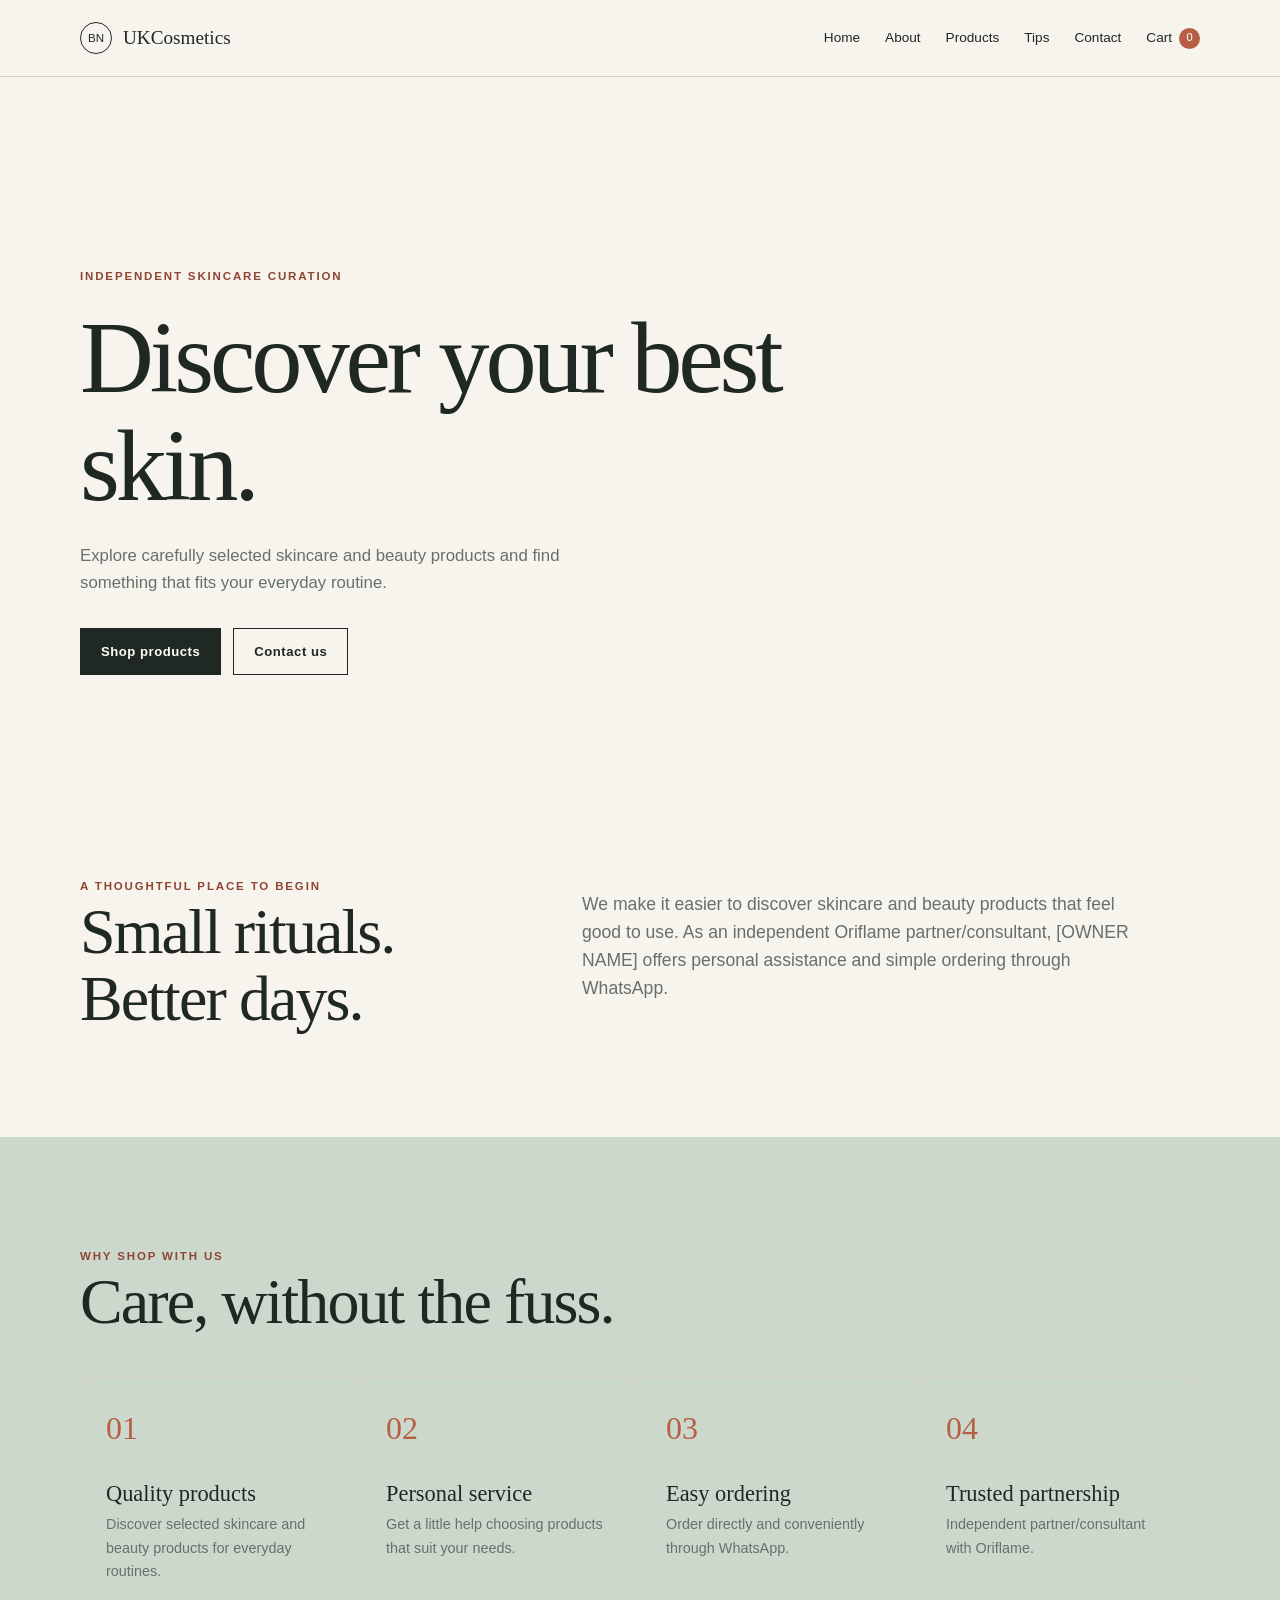
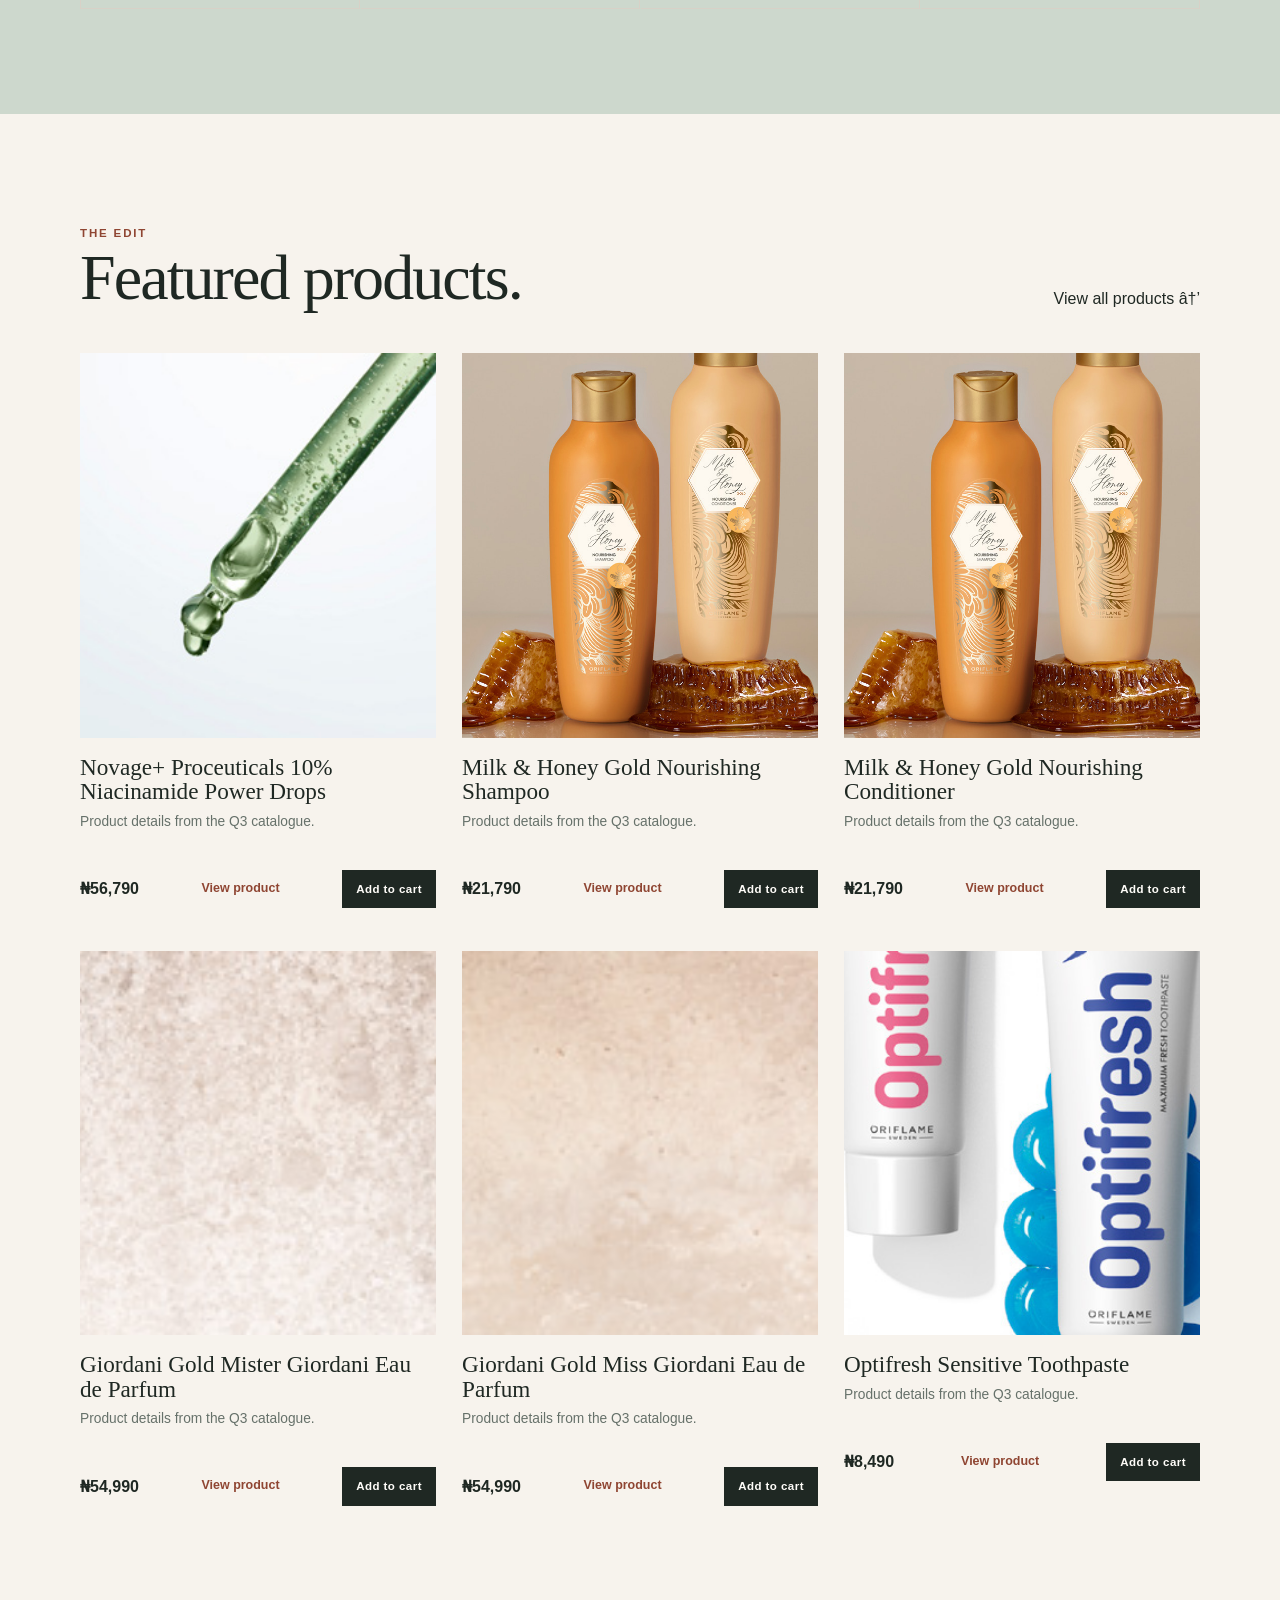
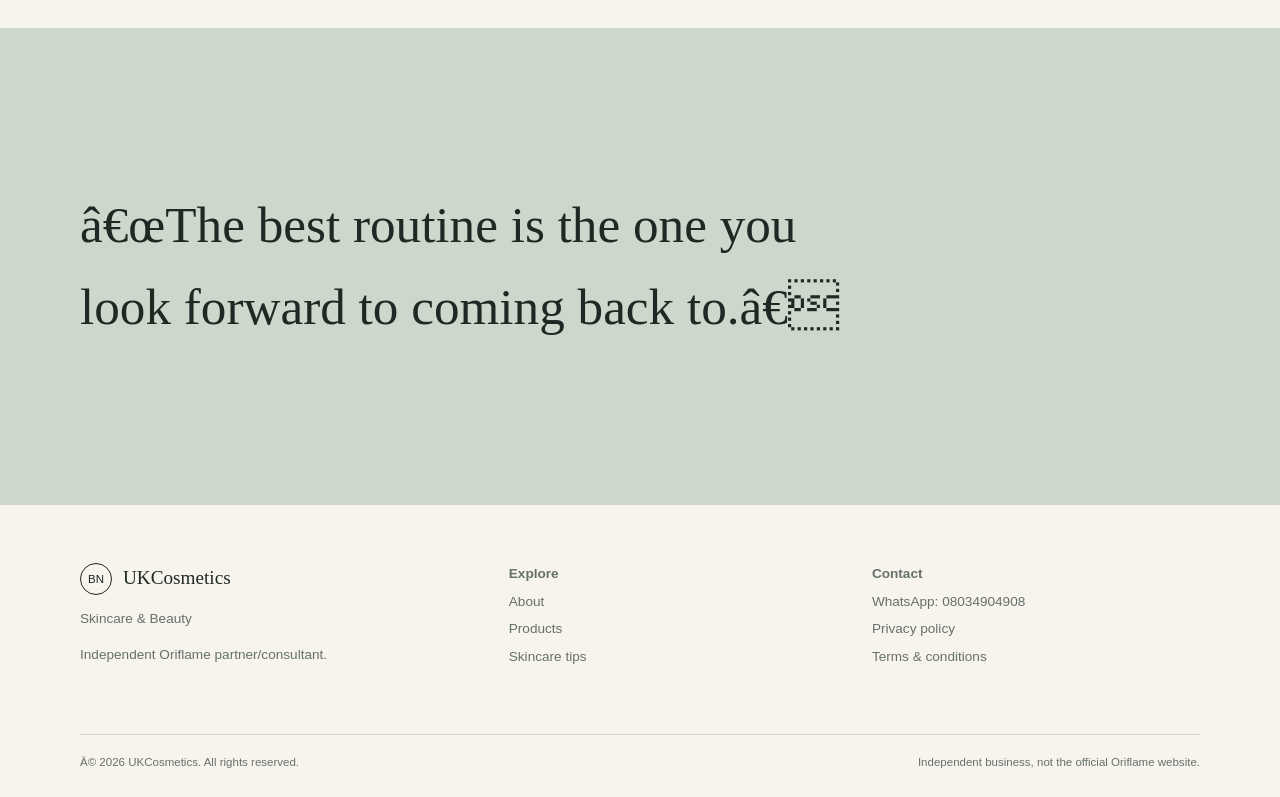
<file: index.html>
﻿<!doctype html><html lang="en"><head><meta charset="utf-8"><meta name="viewport" content="width=device-width, initial-scale=1"><title>UKCosmetics | Skincare & Beauty</title><meta name="description" content="Explore selected skincare and beauty products from UKCosmetics, an independent Oriflame partner/consultant."><meta property="og:title" content="UKCosmetics | Skincare & Beauty"><link rel="stylesheet" href="css/style.css"></head><body><header class="site-header"><div class="container nav"><a class="logo" href="index.html"><span class="logo-mark">BN</span><span>UKCosmetics</span></a><button class="menu-toggle" aria-label="Open menu">â˜°</button><nav class="nav-links"><a href="index.html">Home</a><a href="about.html">About</a><a href="products.html">Products</a><a href="skincare-tips.html">Tips</a><a href="contact.html">Contact</a><a class="cart-link" href="cart.html">Cart <span class="cart-count">0</span></a></nav></div></header><main><section class="hero"><div class="container hero-content reveal"><span class="eyebrow">Independent skincare curation</span><h1>Discover your best skin.</h1><p class="lead">Explore carefully selected skincare and beauty products and find something that fits your everyday routine.</p><div class="hero-actions"><a class="button" href="products.html">Shop products</a><a class="button secondary" href="contact.html">Contact us</a></div></div></section><section class="section"><div class="container intro-grid"><div><span class="eyebrow">A thoughtful place to begin</span><h2>Small rituals. Better days.</h2></div><p>We make it easier to discover skincare and beauty products that feel good to use. As an independent Oriflame partner/consultant, [OWNER NAME] offers personal assistance and simple ordering through WhatsApp.</p></div></section><section class="section band"><div class="container"><div class="section-head"><div><span class="eyebrow">Why shop with us</span><h2>Care, without the fuss.</h2></div></div><div class="feature-grid"><div class="feature"><span class="feature-number">01</span><h3>Quality products</h3><p>Discover selected skincare and beauty products for everyday routines.</p></div><div class="feature"><span class="feature-number">02</span><h3>Personal service</h3><p>Get a little help choosing products that suit your needs.</p></div><div class="feature"><span class="feature-number">03</span><h3>Easy ordering</h3><p>Order directly and conveniently through WhatsApp.</p></div><div class="feature"><span class="feature-number">04</span><h3>Trusted partnership</h3><p>Independent partner/consultant with Oriflame.</p></div></div></div></section><section class="section"><div class="container"><div class="section-head"><div><span class="eyebrow">The edit</span><h2>Featured products.</h2></div><a class="text-link" href="products.html">View all products â†’</a></div><div id="featured-products" class="product-grid"></div></div></section><section class="section band"><div class="container"><p class="quote">â€œThe best routine is the one you look forward to coming back to.â€</p></div></section></main><footer class="site-footer"><div class="container footer-grid"><div><a class="logo" href="index.html"><span class="logo-mark">BN</span><span>UKCosmetics</span></a><p>Skincare & Beauty</p><p>Independent Oriflame partner/consultant.</p></div><div class="footer-links"><strong>Explore</strong><a href="about.html">About</a><a href="products.html">Products</a><a href="skincare-tips.html">Skincare tips</a></div><div class="footer-links"><strong>Contact</strong><a href="contact.html">WhatsApp: 08034904908</a><a href="privacy.html">Privacy policy</a><a href="terms.html">Terms & conditions</a></div></div><div class="container footer-bottom"><span>Â© 2026 UKCosmetics. All rights reserved.</span><span>Independent business, not the official Oriflame website.</span></div></footer><script src="js/products.js"></script><script src="js/main.js"></script><script>document.getElementById('featured-products').innerHTML = products.filter(product => product.featured).map(renderProductCard).join('');</script></body></html>
</file>
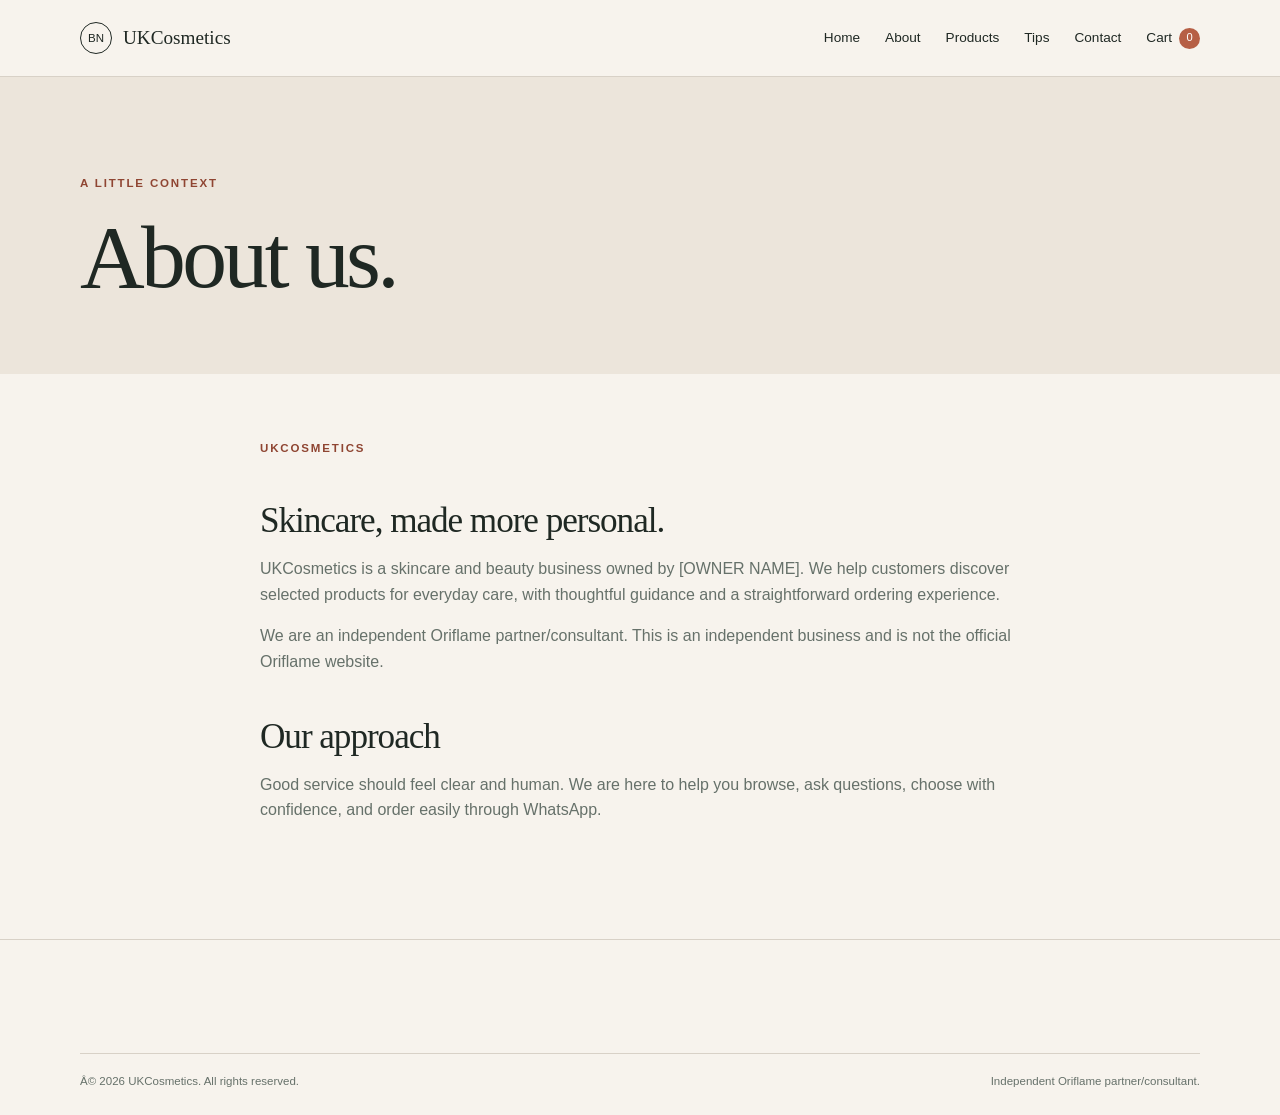
<file: about.html>
﻿<!doctype html><html lang="en"><head><meta charset="utf-8"><meta name="viewport" content="width=device-width, initial-scale=1"><title>About | UKCosmetics</title><meta name="description" content="Learn about UKCosmetics, an independent Oriflame partner/consultant."><link rel="stylesheet" href="css/style.css"></head><body><header class="site-header"><div class="container nav"><a class="logo" href="index.html"><span class="logo-mark">BN</span><span>UKCosmetics</span></a><button class="menu-toggle" aria-label="Open menu">â˜°</button><nav class="nav-links"><a href="index.html">Home</a><a href="about.html">About</a><a href="products.html">Products</a><a href="skincare-tips.html">Tips</a><a href="contact.html">Contact</a><a class="cart-link" href="cart.html">Cart <span class="cart-count">0</span></a></nav></div></header><main><section class="page-hero"><div class="container"><span class="eyebrow">A little context</span><h1>About us.</h1></div></section><section class="container prose"><span class="eyebrow">UKCosmetics</span><h2>Skincare, made more personal.</h2><p>UKCosmetics is a skincare and beauty business owned by [OWNER NAME]. We help customers discover selected products for everyday care, with thoughtful guidance and a straightforward ordering experience.</p><p>We are an independent Oriflame partner/consultant. This is an independent business and is not the official Oriflame website.</p><h2>Our approach</h2><p>Good service should feel clear and human. We are here to help you browse, ask questions, choose with confidence, and order easily through WhatsApp.</p></section></main><footer class="site-footer"><div class="container footer-bottom"><span>Â© 2026 UKCosmetics. All rights reserved.</span><span>Independent Oriflame partner/consultant.</span></div></footer><script src="js/products.js"></script><script src="js/main.js"></script></body></html>
</file>
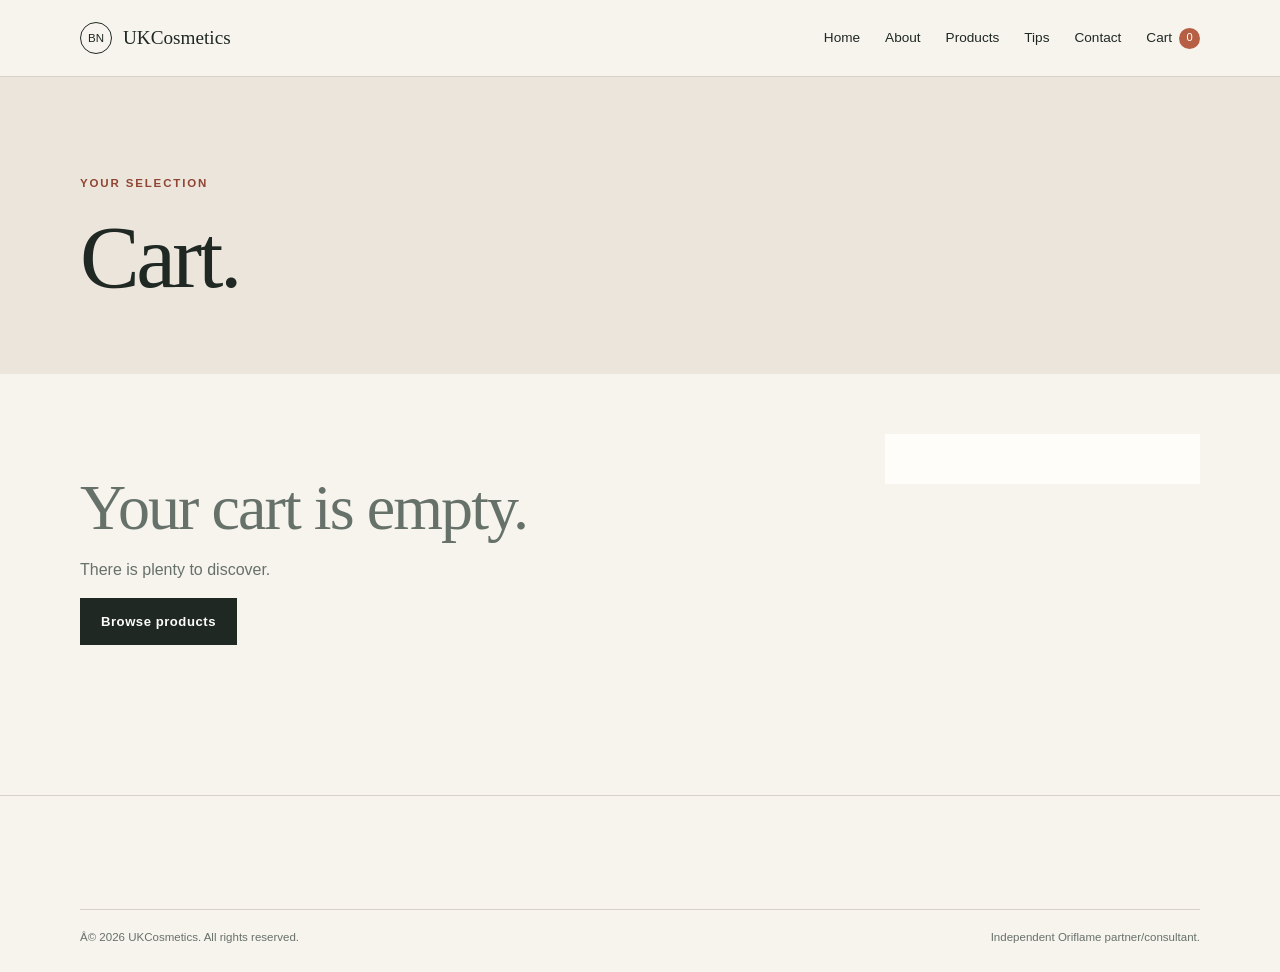
<file: cart.html>
﻿<!doctype html><html lang="en"><head><meta charset="utf-8"><meta name="viewport" content="width=device-width, initial-scale=1"><title>Your Cart | UKCosmetics</title><link rel="stylesheet" href="css/style.css"></head><body><header class="site-header"><div class="container nav"><a class="logo" href="index.html"><span class="logo-mark">BN</span><span>UKCosmetics</span></a><button class="menu-toggle" aria-label="Open menu">â˜°</button><nav class="nav-links"><a href="index.html">Home</a><a href="about.html">About</a><a href="products.html">Products</a><a href="skincare-tips.html">Tips</a><a href="contact.html">Contact</a><a class="cart-link" href="cart.html">Cart <span class="cart-count">0</span></a></nav></div></header><main><section class="page-hero"><div class="container"><span class="eyebrow">Your selection</span><h1>Cart.</h1></div></section><section class="container cart-layout"><div id="cart-items"></div><aside id="cart-summary" class="summary"></aside></section></main><footer class="site-footer"><div class="container footer-bottom"><span>Â© 2026 UKCosmetics. All rights reserved.</span><span>Independent Oriflame partner/consultant.</span></div></footer><script src="js/products.js"></script><script src="js/main.js"></script><script>const items = document.getElementById('cart-items'); const summary = document.getElementById('cart-summary'); function renderCart() { const cart = getCart(); if (!cart.length) { items.innerHTML = '<div class="empty"><h2>Your cart is empty.</h2><p>There is plenty to discover.</p><a class="button" href="products.html">Browse products</a></div>'; summary.innerHTML = ''; return; } let total = 0; items.innerHTML = cart.map(item => { const product = getProduct(item.id); const subtotal = product.price * item.quantity; total += subtotal; return `<div class="cart-row"><img src="${product.image}" alt="${product.name}"><div><h3>${product.name}</h3><p>${money(product.price)} each</p><div class="quantity"><button onclick="changeQuantity('${item.id}', -1)" aria-label="Decrease quantity">âˆ’</button><span>${item.quantity}</span><button onclick="changeQuantity('${item.id}', 1)" aria-label="Increase quantity">+</button></div></div><strong class="row-total">${money(subtotal)}</strong><button class="remove" onclick="removeItem('${item.id}')">Remove</button></div>`; }).join(''); summary.innerHTML = `<h3>Order summary</h3><div class="summary-total"><span>Total</span><span>${money(total)}</span></div><a class="button" href="checkout.html">Proceed to order</a>`; } function changeQuantity(id, change) { const cart = getCart(); const item = cart.find(entry => entry.id === id); item.quantity += change; if (item.quantity < 1) cart.splice(cart.indexOf(item), 1); saveCart(cart); renderCart(); } function removeItem(id) { saveCart(getCart().filter(item => item.id !== id)); renderCart(); } renderCart();</script></body></html>
</file>
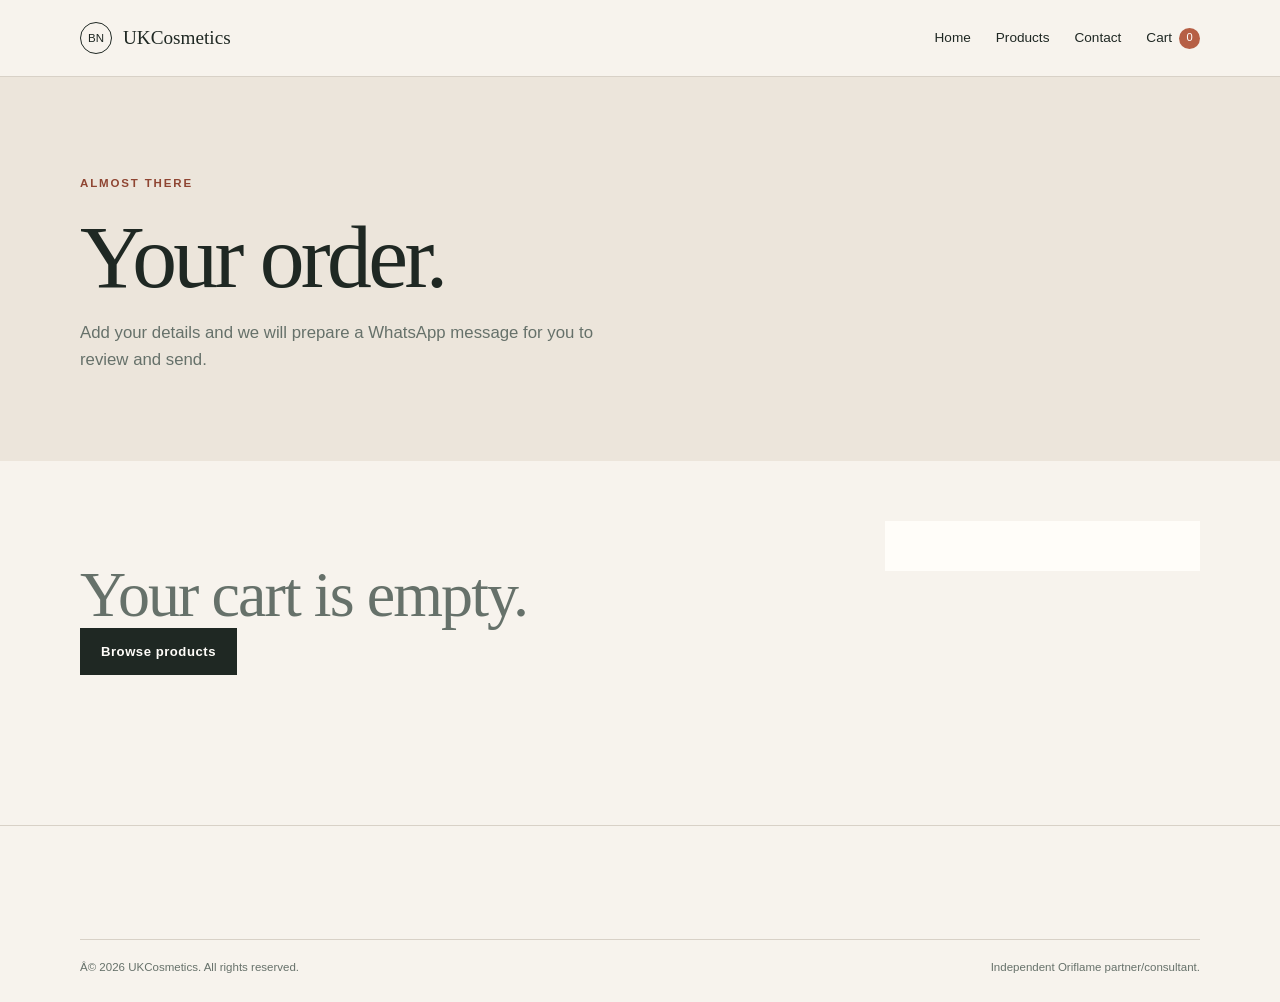
<file: checkout.html>
﻿<!doctype html><html lang="en"><head><meta charset="utf-8"><meta name="viewport" content="width=device-width, initial-scale=1"><title>Place Order | UKCosmetics</title><link rel="stylesheet" href="css/style.css"></head><body><header class="site-header"><div class="container nav"><a class="logo" href="index.html"><span class="logo-mark">BN</span><span>UKCosmetics</span></a><button class="menu-toggle" aria-label="Open menu">â˜°</button><nav class="nav-links"><a href="index.html">Home</a><a href="products.html">Products</a><a href="contact.html">Contact</a><a class="cart-link" href="cart.html">Cart <span class="cart-count">0</span></a></nav></div></header><main><section class="page-hero"><div class="container"><span class="eyebrow">Almost there</span><h1>Your order.</h1><p class="lead">Add your details and we will prepare a WhatsApp message for you to review and send.</p></div></section><section class="container cart-layout"><form id="order-form"><div class="form-grid"><div class="field"><label for="name">Full name *</label><input id="name" required></div><div class="field"><label for="phone">Phone number *</label><input id="phone" type="tel" required></div><div class="field"><label for="whatsapp">WhatsApp number *</label><input id="whatsapp" type="tel" required></div><div class="field"><label for="email">Email (optional)</label><input id="email" type="email"></div><div class="field full"><label for="address">Delivery address *</label><textarea id="address" required></textarea></div><div class="field"><label for="city">City *</label><input id="city" required></div><div class="field"><label for="state">State *</label><input id="state" required></div><div class="field full"><label for="note">Additional note (optional)</label><textarea id="note"></textarea></div></div><div id="form-message"></div><button class="button" type="submit">Place order on WhatsApp</button></form><aside id="order-summary" class="summary"></aside></section></main><footer class="site-footer"><div class="container footer-bottom"><span>Â© 2026 UKCosmetics. All rights reserved.</span><span>Independent Oriflame partner/consultant.</span></div></footer><script src="js/products.js"></script><script src="js/main.js"></script><script>const cart = getCart(); const summary = document.getElementById('order-summary'); if (!cart.length) { document.getElementById('order-form').innerHTML = '<div class="empty"><h2>Your cart is empty.</h2><a class="button" href="products.html">Browse products</a></div>'; } else { let total = 0; summary.innerHTML = '<h3>Your order</h3>' + cart.map(item => { const product = getProduct(item.id); const subtotal = product.price * item.quantity; total += subtotal; return `<div class="summary-line"><span>${product.name} Ã— ${item.quantity}</span><strong>${money(subtotal)}</strong></div>`; }).join('') + `<div class="summary-total"><span>Total</span><span>${money(total)}</span></div>`; document.getElementById('order-form').addEventListener('submit', event => { event.preventDefault(); const value = id => document.getElementById(id).value.trim(); let message = `NEW ORDER%0A%0ACustomer Name: ${value('name')}%0APhone: ${value('phone')}%0AWhatsApp: ${value('whatsapp')}%0AEmail: ${value('email') || 'Not provided'}%0A%0ADelivery Address:%0A${value('address')}, ${value('city')}, ${value('state')}%0A%0AORDER DETAILS%0A%0A`; cart.forEach((item, index) => { const product = getProduct(item.id); message += `${index + 1}. ${product.name}%0AQuantity: ${item.quantity}%0APrice: ${money(product.price)}%0ASubtotal: ${money(product.price * item.quantity)}%0A%0A`; }); message += `TOTAL: ${money(total)}%0A%0ACustomer Note:%0A${value('note') || 'None'}`; window.open(`https://wa.me/2348034904908?text=${message}`, '_blank'); }); }</script></body></html>
</file>
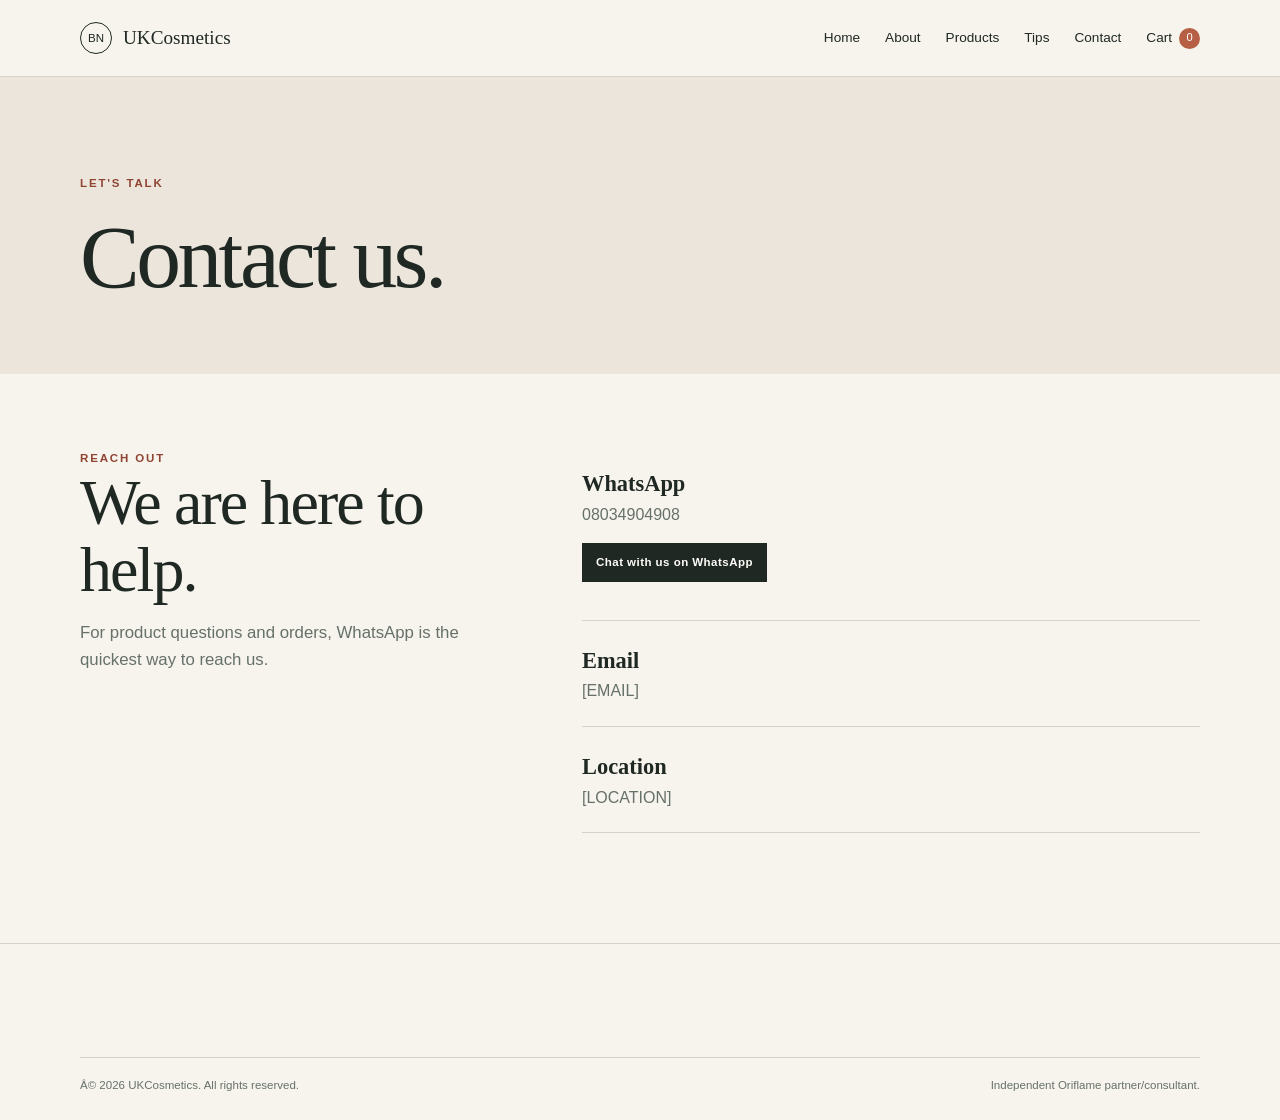
<file: contact.html>
﻿<!doctype html><html lang="en"><head><meta charset="utf-8"><meta name="viewport" content="width=device-width, initial-scale=1"><title>Contact | UKCosmetics</title><meta name="description" content="Contact UKCosmetics through WhatsApp."><link rel="stylesheet" href="css/style.css"></head><body><header class="site-header"><div class="container nav"><a class="logo" href="index.html"><span class="logo-mark">BN</span><span>UKCosmetics</span></a><button class="menu-toggle" aria-label="Open menu">â˜°</button><nav class="nav-links"><a href="index.html">Home</a><a href="about.html">About</a><a href="products.html">Products</a><a href="skincare-tips.html">Tips</a><a href="contact.html">Contact</a><a class="cart-link" href="cart.html">Cart <span class="cart-count">0</span></a></nav></div></header><main><section class="page-hero"><div class="container"><span class="eyebrow">Let's talk</span><h1>Contact us.</h1></div></section><section class="container contact-grid"><div><span class="eyebrow">Reach out</span><h2>We are here to help.</h2><p class="lead">For product questions and orders, WhatsApp is the quickest way to reach us.</p></div><div><div class="contact-item"><strong>WhatsApp</strong><span>08034904908</span><p><a class="button small" href="https://wa.me/2348034904908" target="_blank" rel="noopener">Chat with us on WhatsApp</a></p></div><div class="contact-item"><strong>Email</strong><span>[EMAIL]</span></div><div class="contact-item"><strong>Location</strong><span>[LOCATION]</span></div></div></section></main><footer class="site-footer"><div class="container footer-bottom"><span>Â© 2026 UKCosmetics. All rights reserved.</span><span>Independent Oriflame partner/consultant.</span></div></footer><script src="js/products.js"></script><script src="js/main.js"></script></body></html>
</file>
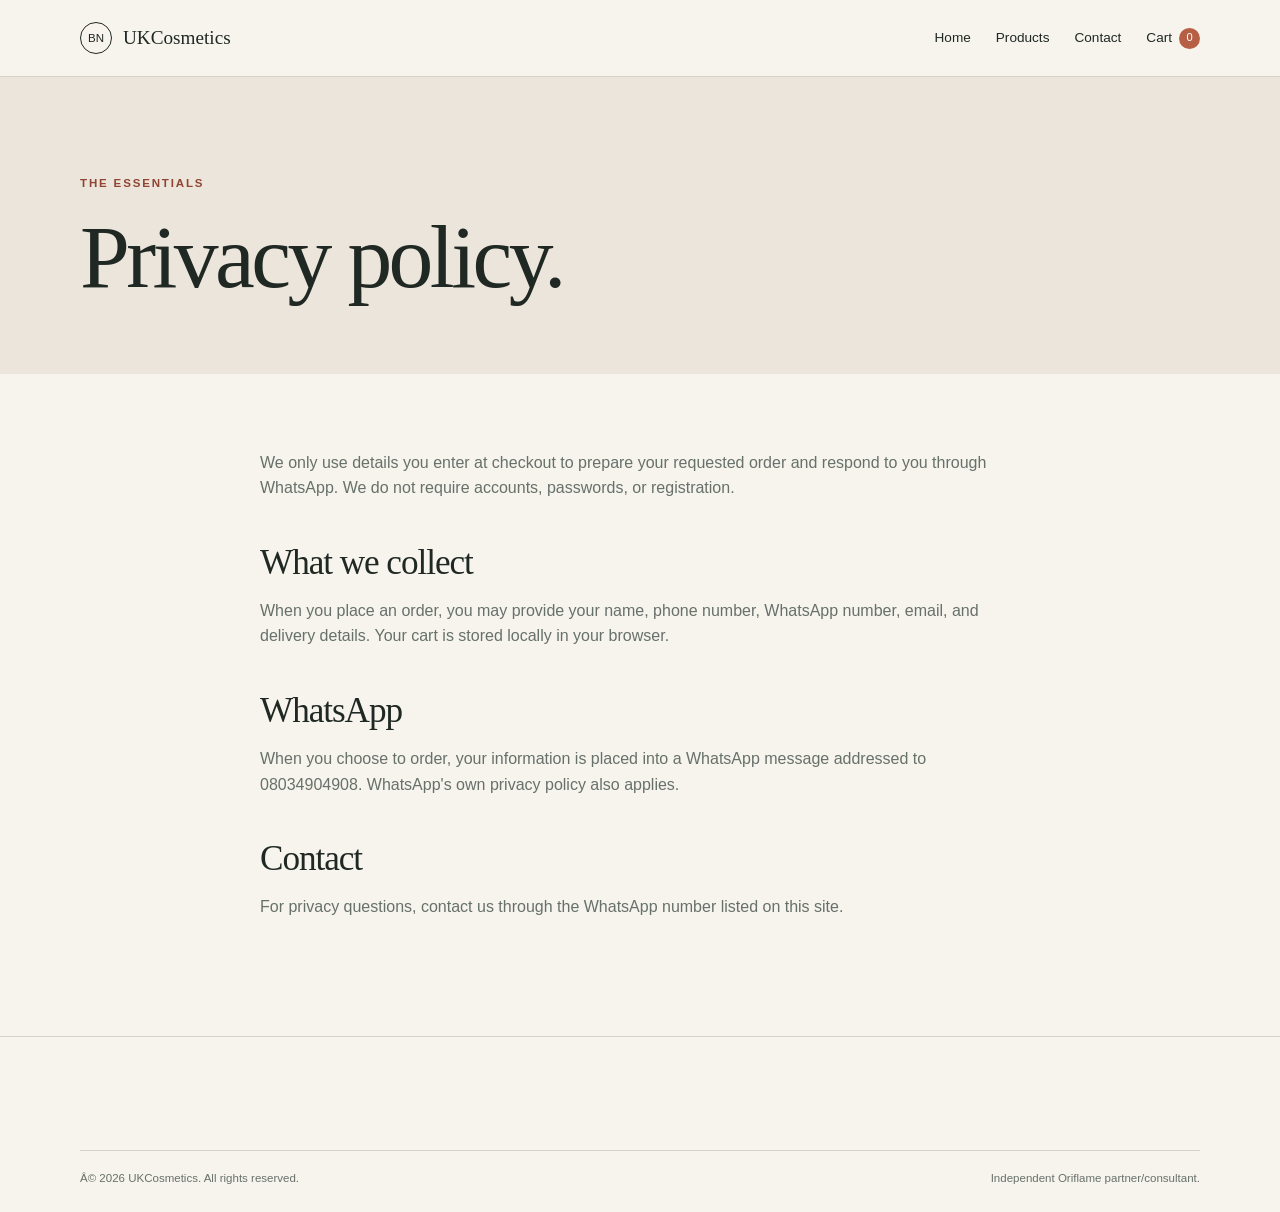
<file: privacy.html>
﻿<!doctype html><html lang="en"><head><meta charset="utf-8"><meta name="viewport" content="width=device-width, initial-scale=1"><title>Privacy Policy | UKCosmetics</title><meta name="description" content="Privacy policy for UKCosmetics."><link rel="stylesheet" href="css/style.css"></head><body><header class="site-header"><div class="container nav"><a class="logo" href="index.html"><span class="logo-mark">BN</span><span>UKCosmetics</span></a><button class="menu-toggle" aria-label="Open menu">â˜°</button><nav class="nav-links"><a href="index.html">Home</a><a href="products.html">Products</a><a href="contact.html">Contact</a><a class="cart-link" href="cart.html">Cart <span class="cart-count">0</span></a></nav></div></header><main><section class="page-hero"><div class="container"><span class="eyebrow">The essentials</span><h1>Privacy policy.</h1></div></section><section class="container prose"><p>We only use details you enter at checkout to prepare your requested order and respond to you through WhatsApp. We do not require accounts, passwords, or registration.</p><h2>What we collect</h2><p>When you place an order, you may provide your name, phone number, WhatsApp number, email, and delivery details. Your cart is stored locally in your browser.</p><h2>WhatsApp</h2><p>When you choose to order, your information is placed into a WhatsApp message addressed to 08034904908. WhatsApp's own privacy policy also applies.</p><h2>Contact</h2><p>For privacy questions, contact us through the WhatsApp number listed on this site.</p></section></main><footer class="site-footer"><div class="container footer-bottom"><span>Â© 2026 UKCosmetics. All rights reserved.</span><span>Independent Oriflame partner/consultant.</span></div></footer><script src="js/products.js"></script><script src="js/main.js"></script></body></html>
</file>
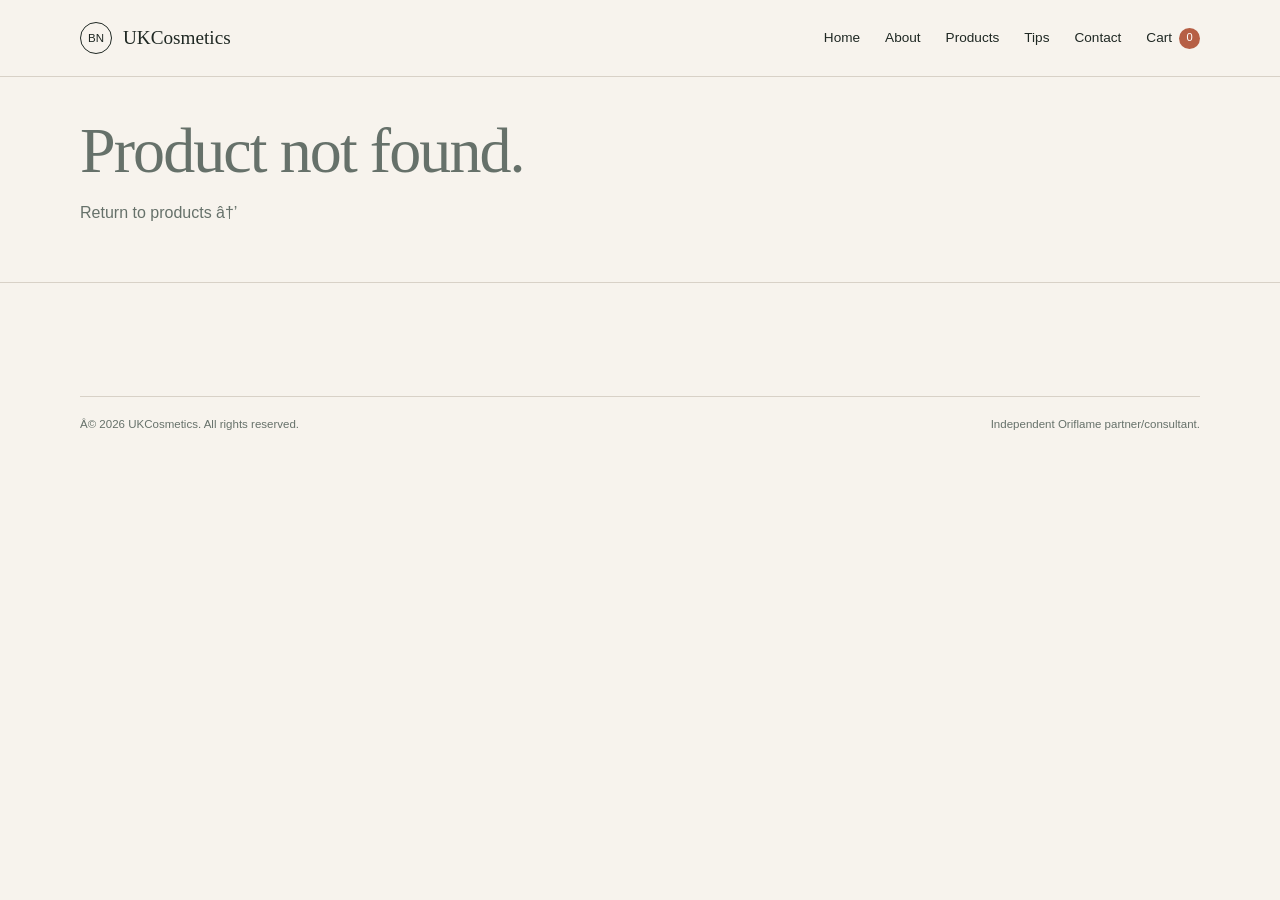
<file: product.html>
﻿<!doctype html><html lang="en"><head><meta charset="utf-8"><meta name="viewport" content="width=device-width, initial-scale=1"><title>Product | UKCosmetics</title><meta name="description" content="Product details from UKCosmetics."><link rel="stylesheet" href="css/style.css"></head><body><header class="site-header"><div class="container nav"><a class="logo" href="index.html"><span class="logo-mark">BN</span><span>UKCosmetics</span></a><button class="menu-toggle" aria-label="Open menu">â˜°</button><nav class="nav-links"><a href="index.html">Home</a><a href="about.html">About</a><a href="products.html">Products</a><a href="skincare-tips.html">Tips</a><a href="contact.html">Contact</a><a class="cart-link" href="cart.html">Cart <span class="cart-count">0</span></a></nav></div></header><main><div id="product-detail" class="container"></div></main><footer class="site-footer"><div class="container footer-bottom"><span>Â© 2026 UKCosmetics. All rights reserved.</span><span>Independent Oriflame partner/consultant.</span></div></footer><script src="js/products.js"></script><script src="js/main.js"></script><script>const product = getProduct(new URLSearchParams(location.search).get('id')); const detail = document.getElementById('product-detail'); if (!product) detail.innerHTML = '<section class="empty"><h2>Product not found.</h2><p><a class="text-link" href="products.html">Return to products â†’</a></p></section>'; else { document.title = `${product.name} | UKCosmetics`; detail.innerHTML = `<section class="detail"><div><img class="detail-main-image" src="${product.image}" alt="${product.name}"></div><div class="detail-info"><span class="eyebrow">${product.category}</span><h1>${product.name}</h1><span class="price">${money(product.price)}</span><p class="detail-copy">${product.description}</p><div class="detail-list"><strong>Benefits</strong><span>${product.benefits}</span></div><div class="detail-list"><strong>How to use</strong><span>${product.usage}</span></div><div class="detail-list"><strong>Ingredients</strong><span>${product.ingredients}</span></div><div class="detail-list"><strong>Availability</strong><span>${product.availability}</span></div><div style="margin-top:28px"><div class="quantity"><button id="minus" aria-label="Decrease quantity">âˆ’</button><span id="quantity">1</span><button id="plus" aria-label="Increase quantity">+</button></div><button id="add" class="button" ${product.availability !== 'In Stock' ? 'disabled' : ''}>${product.availability === 'In Stock' ? 'Add to cart' : 'Out of stock'}</button></div></div></section>`; let quantity = 1; document.getElementById('minus').onclick = () => { quantity = Math.max(1, quantity - 1); document.getElementById('quantity').textContent = quantity; }; document.getElementById('plus').onclick = () => { quantity += 1; document.getElementById('quantity').textContent = quantity; }; document.getElementById('add').onclick = () => addToCart(product.id, quantity); }</script></body></html>
</file>
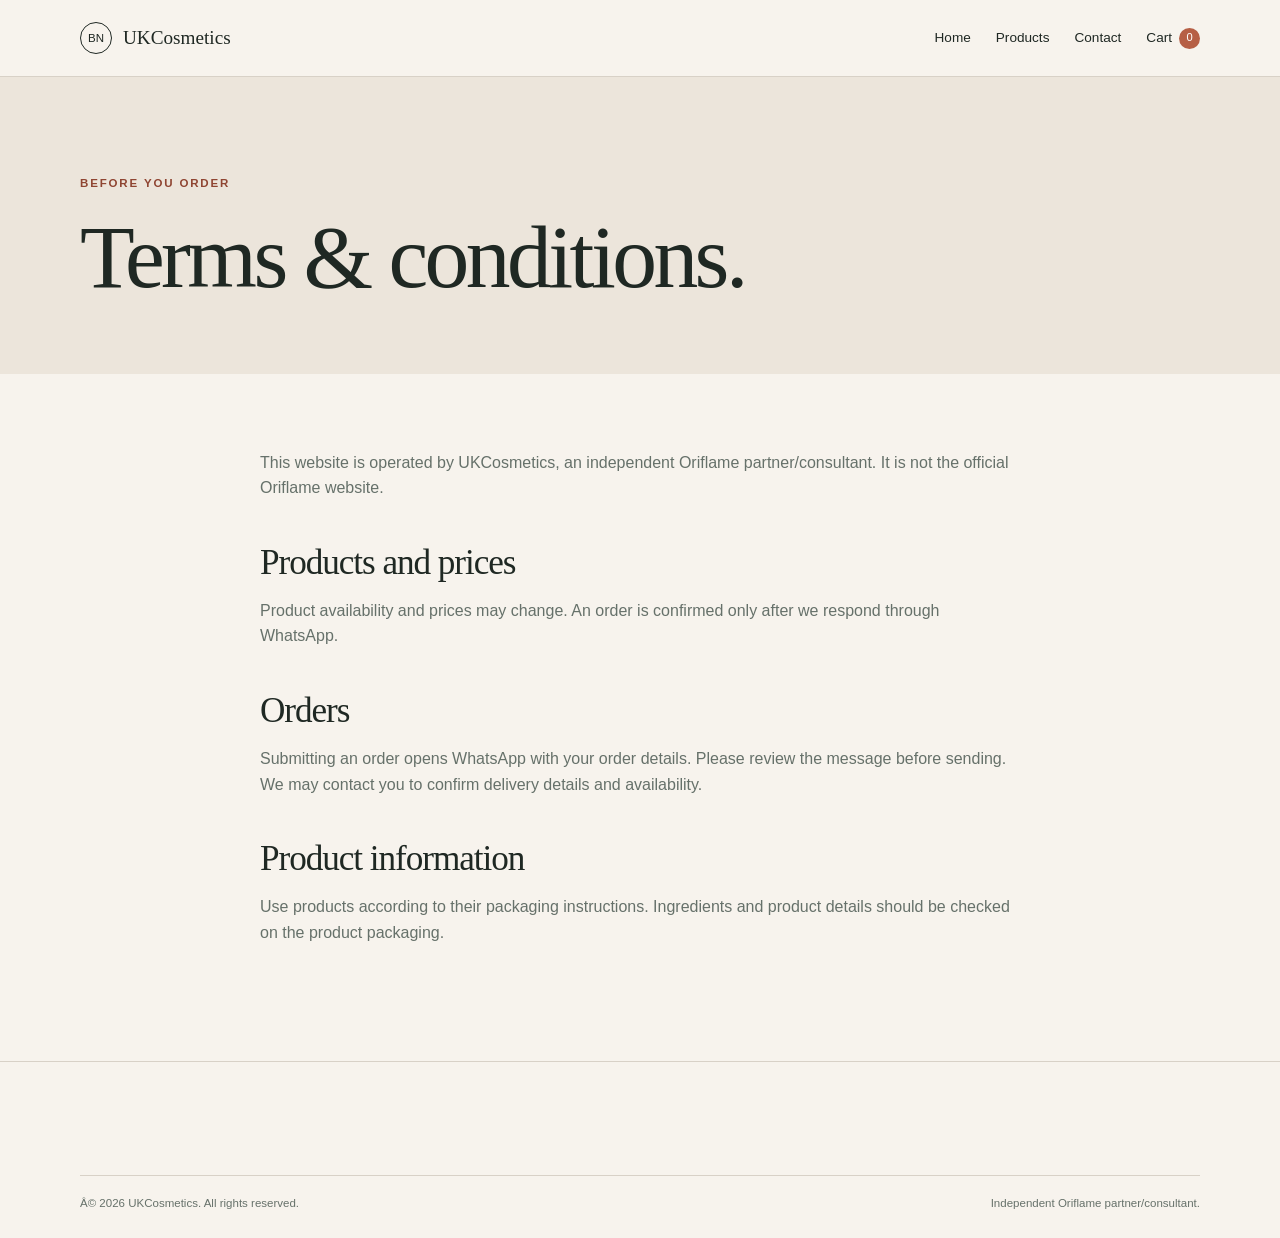
<file: terms.html>
﻿<!doctype html><html lang="en"><head><meta charset="utf-8"><meta name="viewport" content="width=device-width, initial-scale=1"><title>Terms & Conditions | UKCosmetics</title><meta name="description" content="Terms and conditions for UKCosmetics."><link rel="stylesheet" href="css/style.css"></head><body><header class="site-header"><div class="container nav"><a class="logo" href="index.html"><span class="logo-mark">BN</span><span>UKCosmetics</span></a><button class="menu-toggle" aria-label="Open menu">â˜°</button><nav class="nav-links"><a href="index.html">Home</a><a href="products.html">Products</a><a href="contact.html">Contact</a><a class="cart-link" href="cart.html">Cart <span class="cart-count">0</span></a></nav></div></header><main><section class="page-hero"><div class="container"><span class="eyebrow">Before you order</span><h1>Terms & conditions.</h1></div></section><section class="container prose"><p>This website is operated by UKCosmetics, an independent Oriflame partner/consultant. It is not the official Oriflame website.</p><h2>Products and prices</h2><p>Product availability and prices may change. An order is confirmed only after we respond through WhatsApp.</p><h2>Orders</h2><p>Submitting an order opens WhatsApp with your order details. Please review the message before sending. We may contact you to confirm delivery details and availability.</p><h2>Product information</h2><p>Use products according to their packaging instructions. Ingredients and product details should be checked on the product packaging.</p></section></main><footer class="site-footer"><div class="container footer-bottom"><span>Â© 2026 UKCosmetics. All rights reserved.</span><span>Independent Oriflame partner/consultant.</span></div></footer><script src="js/products.js"></script><script src="js/main.js"></script></body></html>
</file>
<file: css/style.css>
:root {
  --paper: #f7f3ed;
  --paper-deep: #ece5db;
  --ink: #1f2823;
  --muted: #66716a;
  --line: #d8d1c7;
  --accent: #b65f45;
  --accent-dark: #8f4532;
  --sage: #cdd8cd;
  --white: #fffdf9;
  --serif: Georgia, 'Times New Roman', serif;
  --sans: 'Trebuchet MS', Arial, sans-serif;
}

* { box-sizing: border-box; }
html { scroll-behavior: smooth; }
body { margin: 0; color: var(--ink); background: var(--paper); font-family: var(--sans); line-height: 1.6; }
img { display: block; max-width: 100%; }
a { color: inherit; text-decoration: none; }
button, input, select, textarea { font: inherit; }
button { cursor: pointer; }
.container { width: min(1120px, calc(100% - 40px)); margin: 0 auto; }
.eyebrow { color: var(--accent-dark); font-size: .72rem; font-weight: 700; letter-spacing: .16em; text-transform: uppercase; }
h1, h2, h3 { margin: 0; font-family: var(--serif); font-weight: 400; line-height: 1.05; }
h1 { font-size: clamp(3.5rem, 8vw, 7.25rem); letter-spacing: -.04em; }
h2 { font-size: clamp(2.3rem, 5vw, 4.5rem); letter-spacing: -.03em; }
h3 { font-size: 1.7rem; }
.lead { max-width: 540px; color: var(--muted); font-size: 1.05rem; }
.site-header { position: sticky; top: 0; z-index: 20; border-bottom: 1px solid var(--line); background: rgba(247,243,237,.94); backdrop-filter: blur(12px); }
.nav { display: flex; align-items: center; justify-content: space-between; min-height: 76px; gap: 20px; }
.logo { display: flex; align-items: center; gap: 11px; font-family: var(--serif); font-size: 1.2rem; }
.logo-mark { display: grid; place-items: center; width: 32px; height: 32px; border: 1px solid var(--ink); border-radius: 50%; font-family: var(--sans); font-size: .72rem; }
.nav-links { display: flex; align-items: center; gap: 25px; font-size: .85rem; }
.nav-links a:hover, .text-link:hover { color: var(--accent-dark); }
.cart-link { display: inline-flex; align-items: center; gap: 7px; }
.cart-count { display: grid; place-items: center; width: 21px; height: 21px; border-radius: 50%; background: var(--accent); color: white; font-size: .7rem; }
.menu-toggle { display: none; border: 0; background: none; font-size: 1.5rem; }
.button { display: inline-flex; align-items: center; justify-content: center; border: 1px solid var(--ink); padding: 12px 20px; background: var(--ink); color: var(--white); font-size: .82rem; font-weight: 700; letter-spacing: .04em; transition: .2s ease; }
.button:hover { background: var(--accent-dark); border-color: var(--accent-dark); transform: translateY(-2px); }
.button.secondary { background: transparent; color: var(--ink); }
.button.secondary:hover { background: var(--ink); color: var(--white); }
.button.small { padding: 9px 13px; font-size: .72rem; }
.button:disabled { opacity: .45; cursor: not-allowed; transform: none; }
.hero { min-height: 690px; display: grid; align-items: end; background: linear-gradient(90deg, rgba(247,243,237,.98) 0%, rgba(247,243,237,.77) 43%, rgba(247,243,237,.08) 100%), url('https://images.unsplash.com/photo-1556229010-6c3f2c9ca5f8?auto=format&fit=crop&w=1800&q=85') center/cover; }
.hero-content { padding: 110px 0 92px; }
.hero h1 { max-width: 720px; margin: 17px 0 24px; }
.hero-actions { display: flex; gap: 12px; margin-top: 31px; }
.section { padding: 105px 0; }
.section-head { display: flex; align-items: end; justify-content: space-between; gap: 30px; margin-bottom: 42px; }
.section-head h2 { max-width: 600px; }
.intro-grid { display: grid; grid-template-columns: .8fr 1.2fr; gap: 90px; align-items: start; }
.intro-grid p { max-width: 570px; color: var(--muted); font-size: 1.1rem; }
.feature-grid { display: grid; grid-template-columns: repeat(4, 1fr); gap: 1px; border-top: 1px solid var(--line); border-left: 1px solid var(--line); }
.feature { min-height: 210px; padding: 25px; border-right: 1px solid var(--line); border-bottom: 1px solid var(--line); }
.feature-number { color: var(--accent); font-family: var(--serif); font-size: 2rem; }
.feature h3 { margin: 28px 0 8px; font-size: 1.4rem; }
.feature p { margin: 0; color: var(--muted); font-size: .9rem; }
.product-grid { display: grid; grid-template-columns: repeat(3, 1fr); gap: 26px; }
.product-card { position: relative; }
.product-image { display: block; aspect-ratio: 1 / 1.08; overflow: hidden; background: var(--paper-deep); }
.product-image img { width: 100%; height: 100%; object-fit: cover; transition: transform .5s ease; }
.product-card:hover .product-image img { transform: scale(1.04); }
.product-info { padding: 17px 0; }
.product-info h3 { font-size: 1.45rem; }
.product-desc { min-height: 48px; margin: 7px 0 11px; color: var(--muted); font-size: .86rem; }
.price { font-weight: 700; }
.product-actions { display: flex; align-items: center; justify-content: space-between; gap: 10px; }
.product-actions .text-link { color: var(--accent-dark); font-size: .78rem; font-weight: 700; }
.band { background: var(--sage); }
.quote { max-width: 760px; font-family: var(--serif); font-size: clamp(2rem, 4vw, 3.5rem); }
.page-hero { padding: 92px 0 70px; background: var(--paper-deep); }
.page-hero h1 { font-size: clamp(3rem, 7vw, 6rem); margin-top: 15px; }
.filters { display: flex; flex-wrap: wrap; align-items: center; gap: 9px; margin-bottom: 34px; }
.filter { border: 1px solid var(--line); padding: 9px 14px; background: transparent; color: var(--muted); font-size: .77rem; }
.filter.active, .filter:hover { border-color: var(--ink); background: var(--ink); color: var(--white); }
.search { width: 230px; margin-left: auto; border: 1px solid var(--line); padding: 10px 13px; background: var(--white); color: var(--ink); }
.detail { display: grid; grid-template-columns: 1fr 1fr; gap: 72px; padding: 75px 0 110px; }
.detail-main-image { aspect-ratio: 1 / 1; background: var(--paper-deep); object-fit: cover; width: 100%; }
.detail-info h1 { margin: 13px 0 16px; font-size: clamp(2.7rem, 5vw, 5rem); }
.detail-info .price { font-size: 1.2rem; }
.detail-copy { margin: 28px 0; color: var(--muted); }
.detail-list { padding: 17px 0; border-top: 1px solid var(--line); }
.detail-list strong { display: block; margin-bottom: 4px; }
.detail-list span { color: var(--muted); }
.quantity { display: inline-flex; align-items: center; border: 1px solid var(--line); margin-right: 10px; }
.quantity button { width: 36px; height: 42px; border: 0; background: transparent; font-size: 1.2rem; }
.quantity span { min-width: 28px; text-align: center; }
.cart-layout { display: grid; grid-template-columns: 1.4fr .6fr; gap: 70px; padding: 60px 0 110px; }
.cart-row { display: grid; grid-template-columns: 76px 1fr auto auto; align-items: center; gap: 18px; padding: 18px 0; border-bottom: 1px solid var(--line); }
.cart-row img { width: 76px; height: 76px; object-fit: cover; background: var(--paper-deep); }
.cart-row h3 { font-size: 1.25rem; }
.cart-row p { margin: 3px 0 0; color: var(--muted); font-size: .82rem; }
.remove { border: 0; background: none; color: var(--accent-dark); font-size: .78rem; }
.summary { align-self: start; padding: 25px; background: var(--white); }
.summary h3 { margin-bottom: 22px; }
.summary-line { display: flex; justify-content: space-between; padding: 11px 0; border-bottom: 1px solid var(--line); }
.summary-total { display: flex; justify-content: space-between; padding: 19px 0; font-weight: 700; }
.form-grid { display: grid; grid-template-columns: 1fr 1fr; gap: 18px; }
.field { display: flex; flex-direction: column; gap: 6px; }
.field.full { grid-column: 1 / -1; }
.field label { font-size: .78rem; font-weight: 700; }
.field input, .field textarea, .field select { width: 100%; border: 1px solid var(--line); padding: 12px; background: var(--white); color: var(--ink); }
.field textarea { min-height: 100px; resize: vertical; }
.notice { margin: 20px 0; padding: 14px 16px; background: #f2ddd4; color: #713729; font-size: .85rem; }
.article-grid { display: grid; grid-template-columns: repeat(3, 1fr); gap: 28px; }
.article img { aspect-ratio: 1.35; width: 100%; object-fit: cover; }
.article h3 { margin: 16px 0 7px; }
.article p { margin: 0 0 12px; color: var(--muted); font-size: .9rem; }
.prose { max-width: 760px; padding: 60px 0 100px; }
.prose h2 { margin: 44px 0 13px; font-size: 2.2rem; }
.prose p, .prose li { color: var(--muted); }
.contact-grid { display: grid; grid-template-columns: .8fr 1.2fr; gap: 90px; padding: 70px 0 110px; }
.contact-item { padding: 22px 0; border-bottom: 1px solid var(--line); }
.contact-item strong { display: block; font-family: var(--serif); font-size: 1.4rem; }
.contact-item span { color: var(--muted); }
.site-footer { padding: 58px 0 25px; border-top: 1px solid var(--line); }
.footer-grid { display: grid; grid-template-columns: 1.2fr repeat(2, 1fr); gap: 35px; }
.footer-grid p, .footer-links { color: var(--muted); font-size: .85rem; }
.footer-links a { display: block; margin: 6px 0; }
.footer-bottom { display: flex; justify-content: space-between; gap: 20px; margin-top: 55px; padding-top: 18px; border-top: 1px solid var(--line); color: var(--muted); font-size: .72rem; }
.empty { padding: 40px 0; color: var(--muted); }
.reveal { animation: rise .7s ease both; }
@keyframes rise { from { opacity: 0; transform: translateY(14px); } to { opacity: 1; transform: none; } }
@media (max-width: 760px) {
  .container { width: min(100% - 28px, 600px); }
  .menu-toggle { display: block; }
  .nav-links { position: absolute; top: 76px; left: 0; right: 0; display: none; flex-direction: column; align-items: stretch; padding: 16px 20px 22px; background: var(--paper); border-bottom: 1px solid var(--line); }
  .nav-links.open { display: flex; }
  .nav-links a { padding: 7px 0; }
  h1 { font-size: 3.8rem; }
  .hero { min-height: 650px; background: linear-gradient(0deg, rgba(247,243,237,.98) 10%, rgba(247,243,237,.35) 72%), url('https://images.unsplash.com/photo-1556229010-6c3f2c9ca5f8?auto=format&fit=crop&w=1200&q=80') center/cover; }
  .hero-content { padding: 70px 0 55px; }
  .section { padding: 70px 0; }
  .section-head, .intro-grid, .contact-grid, .detail, .cart-layout { display: block; }
  .section-head h2 { margin-bottom: 20px; }
  .feature-grid { grid-template-columns: 1fr 1fr; }
  .feature { min-height: 190px; padding: 18px; }
  .product-grid, .article-grid { grid-template-columns: 1fr 1fr; gap: 18px 12px; }
  .product-info h3 { font-size: 1.15rem; }
  .product-desc { min-height: 0; }
  .search { width: 100%; margin-left: 0; order: -1; }
  .detail-info { padding-top: 35px; }
  .cart-layout .summary { margin-top: 35px; }
  .cart-row { grid-template-columns: 58px 1fr auto; gap: 10px; }
  .cart-row img { width: 58px; height: 58px; }
  .cart-row .quantity { grid-column: 2; }
  .cart-row .row-total { grid-column: 3; grid-row: 1 / span 2; }
  .form-grid { grid-template-columns: 1fr; }
  .field.full { grid-column: auto; }
  .footer-grid { grid-template-columns: 1fr 1fr; }
  .footer-grid > :first-child { grid-column: 1 / -1; }
  .footer-bottom { display: block; }
  .footer-bottom span { display: block; margin-top: 8px; }
}
</file>
